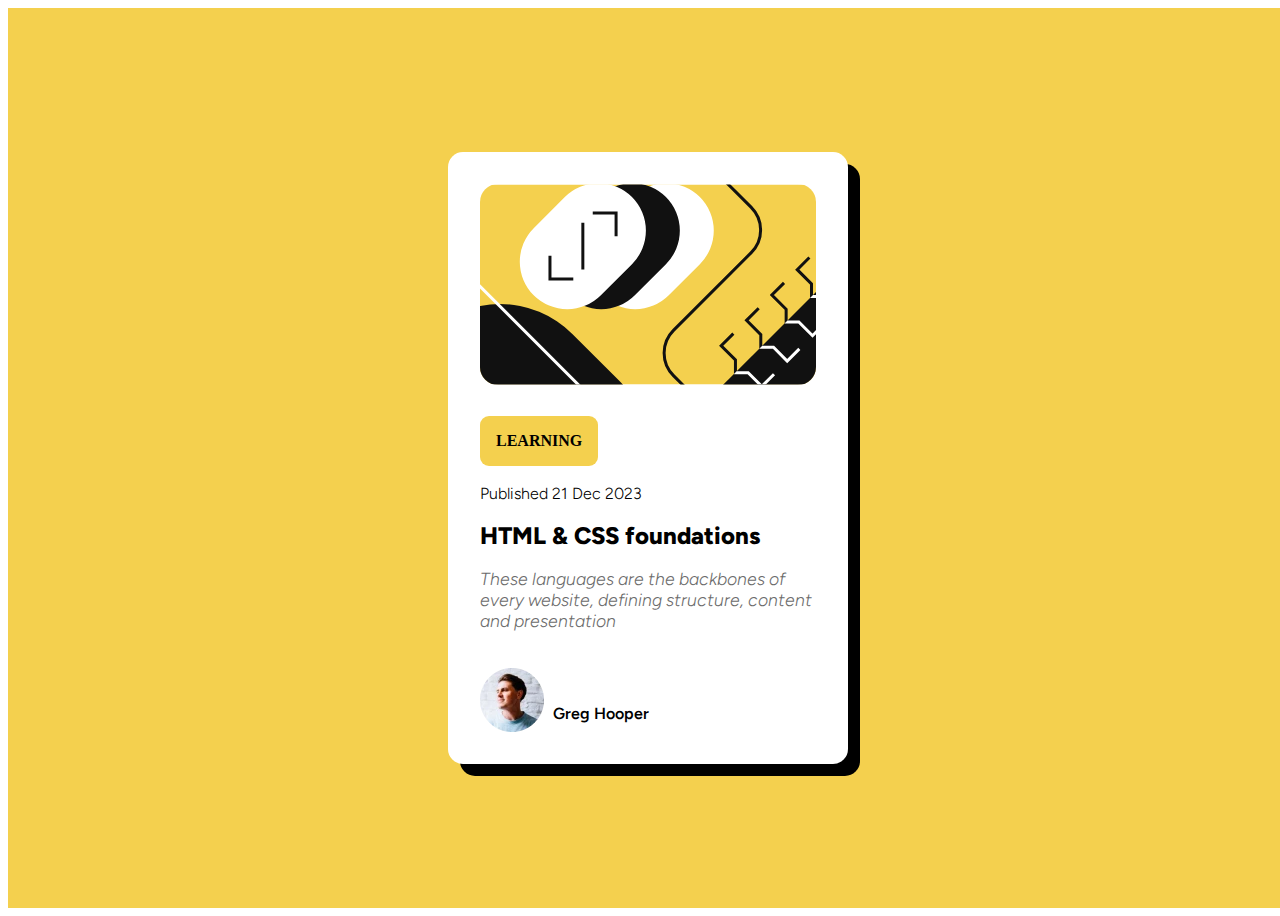
<file: blog-preview-card-main/index.html>
<!DOCTYPE html>
<html lang="en">
<head>
  <meta charset="UTF-8">
  <meta name="viewport" content="width=device-width, initial-scale=1.0"> <!-- displays site properly based on user's device -->

  <link rel="icon" type="image/png" sizes="32x32" href="./assets/images/favicon-32x32.png">
  <link rel="stylesheet" href="./page.css" >
  
  <title>Frontend Mentor | Blog preview card</title>

  <!-- Feel free to remove these styles or customise in your own stylesheet 👍 -->
  <style>
    .attribution { font-size: 11px; text-align: center; }
    .attribution a { color: hsl(228, 45%, 44%); }
  </style>
</head>
<body>

  <div class="container">
    <div class="card">
      <img src="./assets/images/illustration-article.svg" alt="image" class="image-holder" />

      <div class="learning-box">LEARNING</div>
      <div class="date-stamp">Published 21 Dec 2023</div>
      <div class="title">HTML & CSS foundations</div>
      <div class="description">These languages are the backbones of every website, defining structure, content and presentation</div>
      <div class="user-avatar extra-bold">
        <img src="./assets/images/image-avatar.webp" alt="user-avatar" class="column image"/>
        <div class="column name semi-bold">Greg Hooper</div>
      </div>

     
    </div>
    
    
  </div>

</body>
</html>
</file>
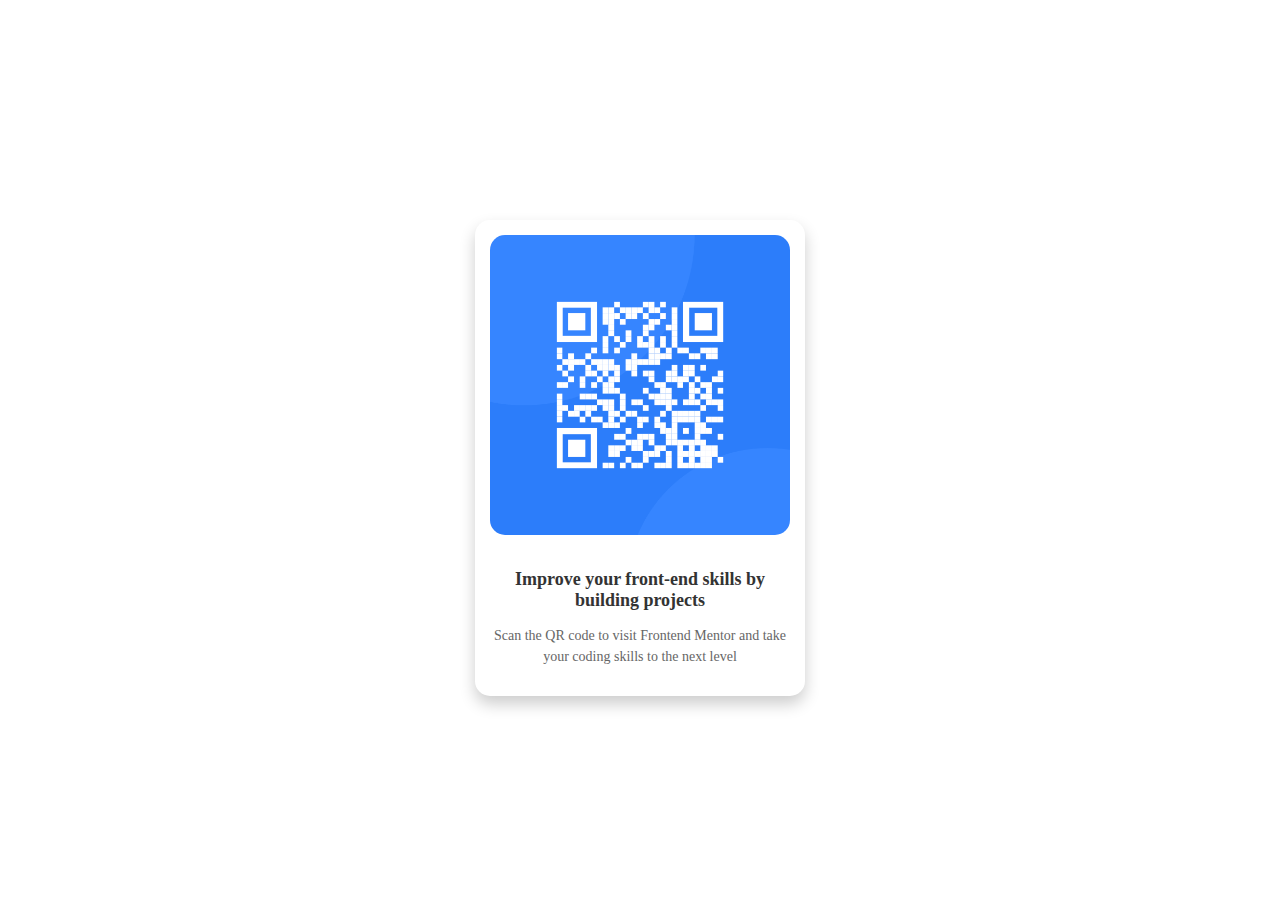
<file: qr-code-component-main/index.html>
<!DOCTYPE html>
<html lang="en">
<head>
  <meta charset="UTF-8">
  <meta name="viewport" content="width=device-width, initial-scale=1.0"> <!-- displays site properly based on user's device -->

  <link rel="icon" type="image/png" sizes="32x32" href="./images/favicon-32x32.png">
  <link rel="stylesheet" href="page.css">
  
  <title>Frontend Mentor | QR code component</title>

  <!-- Feel free to remove these styles or customise in your own stylesheet 👍 -->
  
</head>
<body>

  <div class="container">
    <div class="card">
      <img src="images/image-qr-code.png" alt="QR Code" class="qr-code" />
      <h2>Improve your front-end skills by building projects</h2>
      <p>
        Scan the QR code to visit Frontend Mentor and take your coding skills to
        the next level
      </p>
    </div>
  </div>
  
</body>
</html>
</file>
<file: blog-preview-card-main/page.css>
/* Base Styles */
@font-face {
    font-family: 'extra-bold';
    src: url('./assets/fonts/static/Figtree-ExtraBold.ttf') format('truetype');
    font-weight: 100 900;
}

@font-face {
    font-family: 'semi-bold';
    src: url('./assets/fonts/static/Figtree-SemiBold.ttf') format('truetype');
    font-weight: 100 900;
}

@font-face {
    font-family: 'normal-font';
    src: url('./assets/fonts/Figtree-VariableFont_wght.ttf') format('truetype');
    font-weight: 100 900;
}

@font-face {
    font-family: 'normal-font-italic';
    src: url('./assets/fonts/Figtree-Italic-VariableFont_wght.ttf') format('truetype');
    font-weight: 100;
}

.container {
    display: flex;
    flex-direction: column; /* Stack items vertically on smaller screens */
    text-align: center;
    justify-content: center;
    align-items: center;
    height: 100vh;
    width: 100vw;
    background-color: hsl(47, 88%, 63%);
    padding: 2rem;
    box-sizing: border-box;
}

.card {
    background-color: white;
    border-radius: 15px;
    box-shadow: 0px 8px 16px rgba(0, 0, 0, 0.2);
    width: 100%;
    max-width: 350px; /* Limits card width */
    text-align: center;
    padding: 2rem;
    margin: 1rem;
    box-sizing: border-box;
    box-shadow: 12px 12px  black;
}

.image-holder {
    width: 100%;
    border-radius: 2vh;
}

/* Styles for the content box */
.learning-box {
    background-color: hsl(47, 88%, 63%);
    text-align: start !important;
    justify-content: start !important;
    padding: 1rem;
    display: block;
    max-width: max-content;
    font-weight: bolder;
    border-radius: 1vh;
    margin-top: 3vh;
}

/* Date, title, and description styling */
.date-stamp {
    padding-top: 2vh;
    text-align: start;
    font-family: 'normal-font', sans-serif;
    font-weight: 100;
}

.title {
    padding-top: 2vh;
    font-family: 'extra-bold', sans-serif;
    text-align: start;
    font-weight: 900;   
}
.title:hover {
    color: hsl(47, 88%, 63%);
}

.description {
    font-family: 'normal-font-italic', sans-serif;
    text-align: start;
    padding-top: 2vh;
    font-weight: 100;
    font-style: italic;
    color: hsl(0, 0%, 42%);
}

.user-avatar {
    padding-top: 4vh;
    display: flex;
    flex-direction: row;
    align-items: center;
    text-align: start;
}

.user-avatar .image {
    display: flex;
    flex-direction: column;
}

.user-avatar .name {
    flex-direction: column;
    font-family: 'semi-bold', sans-serif;
    text-align: center;
    padding-top: 3vh;
    margin-left: 1vh;
}

/* Responsive Adjustments */

/* Small screens (up to 450px) */
@media (max-width: 450px) {
    .container {
        padding: 1rem;
    }

    .card {
        padding: 1.5rem;
        width: 90%;
    }

    .title {
        font-size: 1.5rem;
    }

    .description {
        font-size: 0.8rem;
    }
}

/* Medium screens (up to 768px) */
@media (min-width: 451px) and (max-width: 768px) {
    .container {
        flex-direction: column;
        padding: 2rem;
    }

    .card {
        width: 80%;
    }

    .title {
        font-size: 1.8rem;
    }

    .description {
        font-size: 1.2rem;
    }

    .user-avatar .name {
        font-size: 0.8rem;
    }
}

/* Large screens (up to 1200px) */
@media (min-width: 769px) and (max-width: 1200px) {
    .container {
        flex-direction: row;
        flex-wrap: wrap;
        padding: 2rem;
        justify-content: center;
    }

    .card {
        width: 45%;
        margin: 1rem;
    }

    .title {
        font-size: 2rem;
    }

    .description {
        font-size: 1.2rem;
    }

    .user-avatar .name {
        font-size: 0.9rem;
    }
}

/* Extra large screens (1200px and up) */
@media (min-width: 1201px) {
    .container {
        justify-content: center;
        padding: 3rem;
    }

    .card {
        max-width: 400px;
    }

    .title {
        font-size: 1.5rem;
    }

    .description {
        font-size: 1.1rem;
    }

    .user-avatar .name {
        font-size: 1rem;
    }
}
</file>
<file: qr-code-component-main/page.css>
/* Set up the main container to center the card */

  
  /* Style the container */
  .container {
    display: flex;
    justify-content: center;
    align-items: center;
    width: 100%;
    height: 100vh;
  }
  
  /* Style the card */
  .card {
    background-color: #ffffff;
    border-radius: 15px;
    box-shadow: 0px 8px 16px rgba(0, 0, 0, 0.2);
    width: 300px;
    text-align: center;
    padding: 15px;
  }
  
  /* QR Code image */
  .qr-code {
    width: 100%;
    border-radius: 15px;
    margin-bottom: 15px;
  }
  
  /* Title */
  .card h2 {
    font-size: 18px;
    font-weight: bold;
    margin-bottom: 10px;
    color: #333333;
  }
  
  /* Description text */
  .card p {
    font-size: 14px;
    color: #666666;
    line-height: 1.5;
  }
</file>
